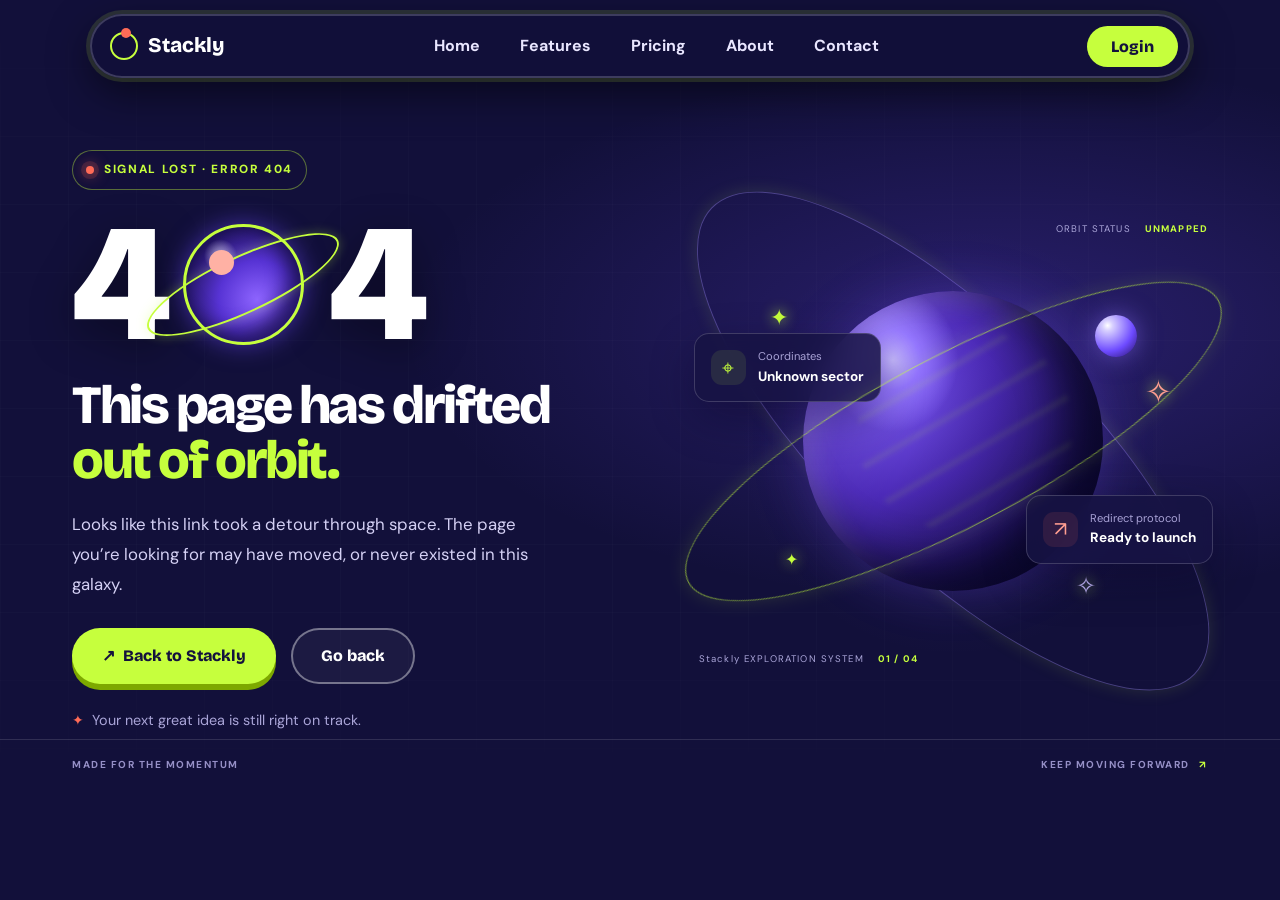
<file: dashboardError.html>
<!DOCTYPE html>
<html lang="en">
<head>
  <meta charset="UTF-8">
  <meta name="viewport" content="width=device-width, initial-scale=1.0">
  <meta name="theme-color" content="#12103a">

  <title>404 — Lost in Orbit | Stackly</title>

  <link rel="preconnect" href="https://fonts.googleapis.com">
  <link href="https://fonts.googleapis.com/css2?family=Bricolage+Grotesque:wght@600;700;800&family=DM+Sans:wght@400;500;700&display=swap" rel="stylesheet">

  <link rel="stylesheet" href="css/base.css">
  <link rel="stylesheet" href="css/404.css">
</head>

<body class="pg-404">

<div id="bar"></div>
<div id="glow"></div>

<header class="nav">
  <a class="brand" href="index.html">
    <i class="orbit"><b></b></i>Stackly
  </a>

  <nav class="links" id="links">
    <a href="index.html">Home</a>
    <a href="features.html">Features</a>
    <a href="pricing.html">Pricing</a>
    <a href="about.html">About</a>
    <a href="contact.html">Contact</a>
    <span class="blob"></span>
  </nav>

  <div class="navr">
    <button class="btn lime sm" data-login>Login</button>
    <button class="burger" id="burger" aria-label="Open menu">
      <span></span><span></span><span></span>
    </button>
  </div>
</header>

<div class="veil" id="veil"></div>

<aside class="drawer" id="drawer">
  <button class="x" id="dx" aria-label="Close menu">&times;</button>
  <a href="index.html">Home</a>
  <a href="features.html">Features</a>
  <a href="pricing.html">Pricing</a>
  <a href="about.html">About</a>
  <a href="contact.html">Contact</a>
  <button class="btn lime" data-login>Login</button>
</aside>

<main>

  <!-- 404 HERO -->
  <section class="error-hero">

    <div class="error-photo"></div>
    <div class="error-overlay"></div>
    <div class="error-grid"></div>

    <div class="wrap error-layout">

      <div class="error-copy" data-a="left">

        <span class="error-tag">
          <i></i> SIGNAL LOST · ERROR 404
        </span>

        <div class="error-number">
          4<span class="zero"><b></b></span>4
        </div>

        <h1>
          This page has drifted<br>
          <em>out of orbit.</em>
        </h1>

        <p class="error-desc">
          Looks like this link took a detour through space.
          The page you’re looking for may have moved, or
          never existed in this galaxy.
        </p>

        <div class="error-actions">
          <a class="btn lime" href="index.html">
            ↗ &nbsp;Back to Stackly
          </a>

          <button class="btn secondary" id="backButton">
            Go back
          </button>
        </div>

        <p class="footnote">
          ✦ &nbsp;Your next great idea is still right on track.
        </p>

      </div>

      <!-- ANIMATED SPACE ILLUSTRATION -->
      <div class="space-art" aria-label="Decorative floating planet">

        <div class="space-label top-label">
          ORBIT STATUS <b>UNMAPPED</b>
        </div>

        <div class="ring ring-a"></div>
        <div class="ring ring-b"></div>

        <div class="planet"><span></span></div>
        <div class="moon"></div>

        <i class="star s1">✦</i>
        <i class="star s2">✧</i>
        <i class="star s3">✦</i>
        <i class="star s4">✧</i>

        <div class="float-card coord">
          <span>⌖</span>
          <div>
            <small>Coordinates</small>
            <b>Unknown sector</b>
          </div>
        </div>

        <div class="float-card ping">
          <span>↗</span>
          <div>
            <small>Redirect protocol</small>
            <b>Ready to launch</b>
          </div>
        </div>

        <div class="space-label bottom-label">
          Stackly EXPLORATION SYSTEM <b>01 / 04</b>
        </div>

      </div>

    </div>

    <div class="hero-line">
      <span>MADE FOR THE MOMENTUM</span>
      <span>KEEP MOVING FORWARD <b>↗</b></span>
    </div>

  </section>

  
</main>

<script src="js/base.js"></script>
<script src="js/dashboardError.js"></script>

</body>
</html>
</file>
<file: css/base.css>
:root{--bg:#12103a;--v:#6d4aff;--vd:#4a2fd6;--lime:#c6ff3d;--coral:#ff6b57;--ink:#14123d;--card:#fff;--ct:#14123d;--bd:3px solid var(--ink)}
*{box-sizing:border-box;margin:0;padding:0}html{scroll-behavior:smooth}
body{background:var(--bg);color:#fff;font:400 1rem/1.65 'DM Sans',sans-serif;overflow-x:hidden}
img{max-width:100%;display:block}a{color:inherit;text-decoration:none}
h1,h2,h3,h4,.brand,.btn{font-family:'Bricolage Grotesque',sans-serif}
:focus-visible{outline:3px solid var(--lime);outline-offset:3px}
#bar{position:fixed;top:0;left:0;height:4px;width:0;background:linear-gradient(90deg,var(--coral),var(--lime));z-index:200}
#glow{position:fixed;width:340px;height:340px;border-radius:50%;pointer-events:none;background:radial-gradient(#6d4aff55,transparent 65%);transform:translate(-50%,-50%);z-index:1;left:-400px;top:-400px}
.wrap{max-width:1180px;margin:auto;padding:0 22px}
.nav{position:fixed;top:14px;left:50%;transform:translateX(-50%);width:min(1100px,94vw);display:flex;align-items:center;justify-content:space-between;padding:8px 10px 8px 18px;background:#12103acc;backdrop-filter:blur(14px);border:2px solid #ffffff30;border-radius:60px;z-index:100;box-shadow:0 0 0 4px #c6ff3d22,0 14px 40px #0008;animation:drop .9s cubic-bezier(.2,1.3,.4,1) both}
@keyframes drop{from{transform:translate(-50%,-140%)}}
.brand{display:flex;align-items:center;gap:10px;font-weight:800;font-size:1.3rem}
.orbit{width:28px;height:28px;border:2px solid var(--lime);border-radius:50%;position:relative;animation:spin 6s linear infinite;display:block}
.orbit b{position:absolute;top:-6px;left:9px;width:10px;height:10px;border-radius:50%;background:var(--coral)}
@keyframes spin{to{transform:rotate(360deg)}}
.links{position:relative;display:flex;gap:4px}
.links a{position:relative;z-index:2;padding:9px 18px;border-radius:40px;font-weight:700;color:#e9e6ff;transition:color .3s}
.links a:hover,.links a.on{color:var(--ink)}
.blob{position:absolute;z-index:1;top:0;left:0;height:100%;width:0;background:var(--lime);border-radius:40px;transition:all .45s cubic-bezier(.3,1.5,.5,1);box-shadow:0 0 22px #c6ff3d88}
.navr{display:flex;gap:10px;align-items:center}
.burger{display:none;width:44px;height:44px;border-radius:50%;border:2px solid #ffffff40;background:none;cursor:pointer;flex-direction:column;gap:5px;align-items:center;justify-content:center}
.burger span{width:20px;height:2px;background:#fff;transition:.3s}
.drawer{position:fixed;top:0;right:0;height:100vh;height:100dvh;width:50vw;min-width:250px;background:linear-gradient(170deg,#4a2fd6,#12103a);z-index:150;padding:80px 26px 30px;display:flex;flex-direction:column;gap:6px;transform:translateX(105%);transition:transform .55s cubic-bezier(.7,0,.2,1);border-left:3px solid var(--lime)}
.drawer.open{transform:none}
.drawer a{padding:14px 10px;font:700 1.25rem 'Bricolage Grotesque';border-bottom:1px dashed #ffffff40;opacity:0;transform:translateX(30px);transition:.4s}
.drawer.open a{opacity:1;transform:none;transition-delay:calc(var(--i)*.07s + .25s)}
.drawer a.on{color:var(--lime)}.drawer .btn{margin-top:auto}
.x{position:absolute;top:16px;right:16px;width:42px;height:42px;border-radius:50%;border:2px solid currentColor;background:none;color:inherit;font-size:1.6rem;line-height:1;cursor:pointer;transition:transform .4s}
.x:hover{transform:rotate(90deg)}
.veil{position:fixed;inset:0;background:#000a;opacity:0;pointer-events:none;transition:.4s;z-index:140}.veil.show{opacity:1;pointer-events:auto}
@media(max-width:900px){.links{display:none}.burger{display:flex}.nav{padding-left:14px}}
@media(min-width:901px){.drawer,.veil{display:none}}
.btn{display:inline-block;padding:13px 28px;border-radius:50px;font-weight:800;border:2px solid transparent;cursor:pointer;font-size:1rem;position:relative;overflow:hidden;transition:transform .3s,box-shadow .3s}
.btn:hover{transform:translateY(-3px) scale(1.04)}
.btn::after{content:"";position:absolute;top:0;left:-80%;width:50%;height:100%;background:#fff6;transform:skewX(-25deg);transition:left .6s}.btn:hover::after{left:140%}
.lime{background:var(--lime);color:var(--ink);box-shadow:0 6px 0 #7da800}.violet{background:var(--v);color:#fff;box-shadow:0 6px 0 var(--vd)}
.ghost{border-color:#fff;color:#fff}.sm{padding:9px 22px;box-shadow:none}.full{width:100%}
.sec{padding:96px 0;color:var(--ink);position:relative;overflow:hidden}
.s-cream{background:#fff8ec}.s-lilac{background:#e6e0ff}.s-mint{background:#d6fbe9}.s-sun{background:#ffec9e}.s-sky{background:#d2ecff}.s-violet{background:linear-gradient(135deg,#5b3bf0,#8a5cff);color:#fff}
.head{text-align:center;max-width:680px;margin:0 auto 48px}
h1{font-size:clamp(2.3rem,5.5vw,4.2rem);line-height:1.05;font-weight:800;margin:14px 0}
h2{font-size:clamp(1.8rem,3.8vw,2.8rem);line-height:1.12;font-weight:800;margin-bottom:12px}
h3{font-size:1.25rem;margin-bottom:6px}.sec p{max-width:62ch}.head p,.center p{margin:auto}
.center{text-align:center;max-width:760px;margin:auto}.hero2{padding:150px 0 90px}
.pill{display:inline-block;padding:6px 16px;border-radius:30px;background:#ffffff26;font-weight:700;font-size:.9rem}.pill.dk{background:var(--ink);color:var(--lime)}
.row{display:flex;gap:14px;flex-wrap:wrap;margin:26px 0 12px}
.split{display:grid;grid-template-columns:1fr 1fr;gap:56px;align-items:center}
.grid{display:grid;gap:24px}.g3{grid-template-columns:repeat(3,1fr)}.g4{grid-template-columns:repeat(4,1fr)}
@media(max-width:900px){.split{grid-template-columns:1fr;gap:34px}.g3{grid-template-columns:1fr 1fr}.g4{grid-template-columns:1fr 1fr}}
@media(max-width:600px){.g3,.g4{grid-template-columns:1fr}.sec{padding:70px 0}}
.card{background:var(--card);color:var(--ct);border:var(--bd);border-radius:20px;padding:28px;transition:transform .25s ease,box-shadow .3s;transform-style:preserve-3d}
.ic{display:grid;place-items:center;width:54px;height:54px;border-radius:16px;background:var(--lime);color:var(--ink);font-size:1.5rem;margin-bottom:14px}
.frame{border-radius:24px;overflow:hidden;border:4px solid var(--ink);box-shadow:12px 12px 0 var(--v)}
.frame img,.split>div>img{width:100%;height:100%;object-fit:cover;min-height:280px;background:#c9c2f5}
.split>div>img{border-radius:24px;border:4px solid var(--ink);box-shadow:12px 12px 0 var(--coral)}
.stats{display:grid;grid-template-columns:1fr 1fr;gap:18px;margin-top:26px}.stats.wide{grid-template-columns:repeat(4,1fr);text-align:center}
@media(max-width:700px){.stats.wide{grid-template-columns:1fr 1fr}}
.stats div{background:var(--ink);color:#fff;padding:22px;border-radius:18px}.stats b{display:block;font:800 2.4rem 'Bricolage Grotesque';color:var(--lime)}
.ticks{list-style:none;margin-top:18px}.ticks li{padding:10px 0 10px 38px;position:relative;font-weight:700}.ticks li::before{content:"\2713";position:absolute;left:0;width:26px;height:26px;border-radius:50%;background:var(--ink);color:var(--lime);display:grid;place-items:center;font-size:.85rem}
.tbl{overflow-x:auto;background:#fff;border:3px solid var(--ink);border-radius:18px}table{width:100%;border-collapse:collapse;min-width:480px}th,td{padding:16px 20px;text-align:left;border-bottom:1px solid #d6d1f3}th{background:var(--ink);color:#fff}
.faq{max-width:760px;margin:auto}.faq details{background:#fff;border:3px solid var(--ink);border-radius:16px;margin-bottom:14px;padding:4px 20px;transition:.3s}
.faq summary{padding:16px 0;font-weight:700;cursor:pointer;list-style:none;display:flex;justify-content:space-between}.faq summary::after{content:"+";font-size:1.5rem;transition:transform .35s}.faq details[open] summary::after{transform:rotate(135deg)}
.faq details[open]{background:#f4f1ff;box-shadow:6px 6px 0 var(--v)}.faq p{padding-bottom:18px;animation:fd .5s}@keyframes fd{from{opacity:0;transform:translateY(-8px)}}
.marq{overflow:hidden;margin-top:24px;mask:linear-gradient(90deg,transparent,#000 12%,#000 88%,transparent)}
.mt{display:flex;gap:56px;width:max-content;animation:mq 26s linear infinite}.mt span{font:800 1.6rem 'Bricolage Grotesque';color:#6f67b0;white-space:nowrap}@keyframes mq{to{transform:translateX(-50%)}}
.lead{text-align:center;font-weight:700;margin:auto}
.cta{padding:80px 0}.ctab{text-align:center;padding:60px 24px;border-radius:32px;border:3px dashed #ffffff90;position:relative}.ctab p{margin:0 auto 26px}
.msg{margin-top:12px;font-weight:700}
.foot{background:#0b0a26;padding:64px 0 24px;position:relative;z-index:2}.fgrid{display:grid;grid-template-columns:1.6fr 1fr 1fr 1fr;gap:30px}

.modal{position:fixed;inset:0;background:#0009;backdrop-filter:blur(6px);display:grid;place-items:center;z-index:300;opacity:0;pointer-events:none;transition:.35s;padding:16px}.modal.show{opacity:1;pointer-events:auto}
.mbox{position:relative;background:#fff8ec;color:var(--ink);border-radius:28px;padding:38px 30px 30px;width:min(440px,100%);border:4px solid var(--ink);box-shadow:10px 10px 0 var(--lime);transform:scale(.7) rotate(-4deg);transition:.5s cubic-bezier(.3,1.6,.5,1)}.modal.show .mbox{transform:none}
.mbox p{margin-bottom:16px}.roles{display:grid;grid-template-columns:1fr 1fr;gap:12px;margin-bottom:18px}
.role{padding:14px 8px;border-radius:16px;border:3px solid var(--ink);background:#fff;color:var(--ink);cursor:pointer;font:800 1rem 'Bricolage Grotesque';transition:.3s;display:flex;flex-direction:column;align-items:center}
.role small{font:500 .78rem 'DM Sans'}.role b{font-size:1.3rem}.role.on{background:var(--v);color:#fff;transform:translateY(-4px);box-shadow:0 6px 0 var(--ink)}
.mbox label,.cform label{display:block;font-weight:700;margin-bottom:12px}
input,textarea{display:block;width:100%;margin-top:6px;padding:12px 14px;border-radius:12px;border:3px solid var(--ink);background:#fff;color:var(--ink);font:inherit}
input:focus,textarea:focus{outline:none;border-color:var(--v);box-shadow:0 0 0 4px #6d4aff40}
[data-a]{opacity:0;transition:opacity .8s,transform .9s cubic-bezier(.2,.9,.3,1.2);transition-delay:var(--d,0s)}
[data-a=up]{transform:translateY(50px)}[data-a=left]{transform:translateX(-70px)}[data-a=right]{transform:translateX(70px)}[data-a=zoom]{transform:scale(.8)}[data-a=flip]{transform:perspective(700px) rotateY(-80deg)}
[data-a].in{opacity:1;transform:none}
@media(prefers-reduced-motion:reduce){*{animation:none!important;transition:none!important}[data-a]{opacity:1;transform:none}}


/* ==============================
   STACKLY BRAND LOGO
============================== */
.brand {
  display: inline-flex;
  align-items: center;
  justify-content: flex-start;
  flex-shrink: 0;
  text-decoration: none;
  line-height: 0;
  max-width: 100%;
}

.brand-logo {
  display: block;
  width: 190px;
  height: 58px;
  object-fit: contain;
  object-position: left center;
  transition: transform 0.3s ease, filter 0.3s ease;
}

/* Subtle premium hover effect */
.brand:hover .brand-logo {
  transform: scale(1.04);
  filter: drop-shadow(0 0 8px rgba(163, 255, 26, 0.22));
}

/* Tablet */
@media (max-width: 768px) {
  .brand-logo {
    width: 165px;
    height: 50px;
  }
}

/* Mobile */
@media (max-width: 480px) {
  .brand-logo {
    width: 140px;
    height: 44px;
  }
}


/* ===== MOBILE SIDEBAR CONTACT INFO ===== */
.drawer-contact {
  margin-top: 28px;
  padding-top: 22px;
  border-top: 1px solid rgba(207, 202, 245, 0.2);
}

.drawer-contact h4 {
  margin: 0 0 16px;
  color: var(--lime);
  font-size: 1rem;
}

.drawer-contact > a {
  display: flex;
  align-items: center;
  gap: 12px;
  margin: 12px 0;
  color: #cfcaf5;
  font-size: 0.9rem;
  text-decoration: none;
  overflow-wrap: anywhere;
}

.drawer-contact > a i {
  width: 18px;
  flex-shrink: 0;
  color: var(--lime);
}

.drawer-socials {
  display: flex;
  align-items: center;
  gap: 12px;
  margin-top: 20px;
}

.drawer-socials a {
  display: flex;
  align-items: center;
  justify-content: center;
  width: 35px;
  height: 35px;
  border: 1px solid rgba(207, 202, 245, 0.4);
  border-radius: 50%;
  color: #cfcaf5;
  text-decoration: none;
  transition: 0.25s ease;
}

.drawer-socials a:hover {
  color: var(--lime);
  border-color: var(--lime);
}

/* Allow sidebar scrolling on small screens */
.drawer {
  overflow-y: auto;
  box-sizing: border-box;
}

/* ====================================== footer ====================================== */

@media (max-width: 800px) {


  .fgrid {
    grid-template-columns: 1fr;
    /* text-align: center; */
  }

  /* .foot{
    text-align: center;
  } */
}

.foot a:not(.brand) {
  display: block;
  color: #cfcaf5;
  padding: 4px 0;
  transition: color 0.3s, transform 0.3s;
}

.foot a:hover {
  color: var(--lime);
}

/* Keep social icons in one horizontal row */
.foot .foot-socials {
  display: flex;
  align-items: center;
  gap: 12px;
}

.foot .foot-socials a {
  display: inline-flex;
  align-items: center;
  justify-content: center;
  padding: 0;
  flex-shrink: 0;
}

.foot .foot-socials a:hover {
  transform: translateY(-3px);
}

.foot h4 {
  color: var(--lime);
  margin-bottom: 10px;
}

.foot p {
  color: #cfcaf5;
  margin-top: 10px;
}

.copy {
  text-align: center;
  margin-top: 40px;
  font-size: 0.9rem;
}


/* ===== FOOTER ENHANCEMENTS ===== */

.foot h4{
  color: var(--lime);
}
.foot-brand > p {
  max-width: 290px;
  line-height: 1.8;
  margin: 18px 0;
}

.foot-socials {
  display: flex;
  align-items: center;
  gap: 12px;
  margin-top: 20px;
}

.foot-socials a {
  width: 38px;
  height: 38px;
  display: inline-flex;
  align-items: center;
  justify-content: center;
  border: 1px solid currentColor;
  border-radius: 50%;
  text-decoration: none;
  transition: background 0.25s ease, color 0.25s ease,
              transform 0.25s ease;
}

.foot-socials a:hover {
  background: var(--accent, #e3b95b);
  color: #101828;
  transform: translateY(-3px);
}

.foot-links h4 {
  margin-bottom: 18px;
}

.foot-links > a {
  display: flex;
  align-items: center;
  gap: 9px;
  width: fit-content;
  margin-bottom: 12px;
  text-decoration: none;
  transition: color 0.25s ease, transform 0.25s ease;
}

.foot-links > a:hover {
  color: var(--accent, #e3b95b);
  transform: translateX(3px);
}

.foot-bottom {
  margin-top: 40px;
  border-top: 1px solid rgba(128, 128, 128, 0.3);
}

.foot-bottom-inner {
  display: flex;
  align-items: center;
  justify-content: space-between;
  gap: 20px;
  padding-top: 20px;
  padding-bottom: 20px;
}

.foot-bottom .copy {
  margin: 0;
}

.foot-legal {
  display: flex;
  align-items: center;
  flex-wrap: wrap;
  gap: 22px;
}

.foot-legal a {
  text-decoration: none;
  transition: color 0.25s ease;
}

.foot-legal a:hover {
  color: var(--accent, #e3b95b);
}

/* Responsive */
@media (max-width: 768px) {
  .foot-bottom-inner {
    flex-direction: column;
    align-items: flex-start;
    gap: 14px;
  }

  .foot-legal {
    gap: 16px;
  }
}

@media (max-width: 480px) {
  .foot-socials a {
    width: 35px;
    height: 35px;
  }

  .foot-legal {
    gap: 12px;
  }
}

/* ===== FOOTER NEWSLETTER ===== */
.foot-newsletter {
  margin-top: 24px;
  max-width: 300px;
}

.foot-newsletter h5 {
  font-size: 15px;
  font-weight: 700;
  margin: 0 0 8px;
}

.foot-newsletter > p {
  font-size: 13px;
  line-height: 1.6;
  margin: 0 0 12px;
  opacity: 0.75;
}

.foot-newsletter-form {
  display: flex;
  align-items: center;
  gap: 6px;
  padding: 5px;
  border: 1px solid rgba(128, 128, 128, 0.45);
  border-radius: 8px;
  background: rgba(128, 128, 128, 0.06);
}

.foot-newsletter-form input {
  width: 100%;
  min-width: 0;
  padding: 9px 7px;
  border: none;
  outline: none;
  background: transparent;
  color: inherit;
  font: inherit;
  font-size: 12px;
}

.foot-newsletter-form input::placeholder {
  color: inherit;
  opacity: 0.6;
}

.foot-newsletter-form button {
  flex-shrink: 0;
  width: 34px;
  height: 34px;
  display: flex;
  align-items: center;
  justify-content: center;
  border: none;
  border-radius: 6px;
  background: var(--accent, #66e35b);
  color: #101828;
  cursor: pointer;
  transition: transform 0.2s ease;
}

.foot-newsletter-form button:hover {
  transform: translateX(2px);
}

.foot-newsletter .newsletter-message {
  margin: 8px 0 0;
  font-size: 12px;
}


/* ===== FIX MOBILE SIDEBAR LAYOUT ===== */
@media (max-width: 800px) {
  .drawer {
    position: fixed;
    top: 0;
    right: 0;
    bottom: 0;
    width: min(50vw, 320px);
    height: 100vh;
    height: 100dvh;
    box-sizing: border-box;
    overflow-x: hidden;
    overflow-y: auto;
    padding: 80px 20px 25px;
    z-index: 1001;
  }

  .drawer > a {
    display: block;
    width: 100%;
    box-sizing: border-box;
  }

  .drawer > [data-login] {
    display: block;
    width: 100%;
    margin-top: 28px;
  }

  .drawer-contact {
    position: static;
    width: 100%;
    box-sizing: border-box;
    margin-top: 20px;
    padding-top: 16px;
  }

  .drawer-contact > a {
    display: flex;
    align-items: center;
    gap: 9px;
    width: 100%;
    box-sizing: border-box;
    overflow-wrap: anywhere;
  }

  .drawer-socials {
    display: flex;
    flex-wrap: wrap;
    gap: 10px;
  }

  .drawer-socials a {
    flex-shrink: 0;
  }
}

@media (max-width: 400px) {
  .drawer {
    width: 75vw;
    padding-right: 16px;
    padding-left: 16px;
  }
}
</file>
<file: css/404.css>
/* ==========================================================
   ORBITLY — PREMIUM 404 ERROR PAGE
   Uses existing css/base.css
   ========================================================== */

.pg-404 {
  background: #12103a;
  color: #fff;
}

.pg-404 .error-hero {
  position: relative;
  isolation: isolate;
  min-height: 740px;
  padding: 150px 0 58px;
  overflow: hidden;
  background: #12103a;
  color: #fff;
}

.pg-404 .error-photo {
  position: absolute;
  z-index: -4;
  inset: 0;
  background: url("https://images.unsplash.com/photo-1462331940025-496dfbfc7564?auto=format&fit=crop&w=2200&q=85") center/cover;
  opacity: .36;
  animation: photoDrift 24s ease-in-out infinite alternate;
}

.pg-404 .error-overlay {
  position: absolute;
  z-index: -3;
  inset: 0;
  background:
    radial-gradient(ellipse at 78% 42%, #6d4aff42, transparent 42%),
    linear-gradient(90deg, #12103a 0%, #12103af2 32%, #12103a9c 70%, #12103ae8 100%),
    linear-gradient(0deg, #12103a, transparent 35%);
}

.pg-404 .error-grid {
  position: absolute;
  z-index: -2;
  inset: 0;
  opacity: .12;
  background-image:
    linear-gradient(#fff2 1px, transparent 1px),
    linear-gradient(90deg, #fff2 1px, transparent 1px);
  background-size: 68px 68px;
  mask-image: linear-gradient(transparent, #000 22%, #000 80%, transparent);
  pointer-events: none;
}

@keyframes photoDrift {
  to {
    transform: scale(1.12) translate(-1%, 1%);
  }
}

.pg-404 .error-layout {
  display: grid;
  grid-template-columns: 1.05fr .95fr;
  align-items: center;
  gap: clamp(25px, 5vw, 70px);
  position: relative;
  z-index: 2;
}

.pg-404 .error-copy {
  max-width: 610px;
}

.pg-404 .error-tag {
  display: inline-flex;
  align-items: center;
  gap: 10px;
  padding: 9px 13px;
  border: 1px solid #c6ff3d65;
  border-radius: 50px;
  background: #12103a9c;
  color: var(--lime);
  font-size: .74rem;
  font-weight: 800;
  letter-spacing: .14em;
}

.pg-404 .error-tag i {
  width: 8px;
  height: 8px;
  border-radius: 50%;
  background: var(--coral);
  box-shadow: 0 0 0 5px #ff6b5725, 0 0 15px var(--coral);
  animation: pulse 1.8s infinite;
}

@keyframes pulse {
  50% {
    box-shadow: 0 0 0 9px #ff6b5708, 0 0 22px var(--coral);
  }
}

.pg-404 .error-number {
  display: flex;
  align-items: center;
  gap: clamp(7px, 1.4vw, 18px);
  margin: 20px 0 0;
  font: 800 clamp(6.5rem, 13vw, 11rem)/.9 'Bricolage Grotesque', sans-serif;
  letter-spacing: -.09em;
  text-shadow: 0 12px 45px #0006;
}

.pg-404 .zero {
  position: relative;
  display: inline-grid;
  place-items: center;
  width: .73em;
  height: .73em;
  margin: 0 .04em;
  border: 3px solid var(--lime);
  border-radius: 50%;
  background:
    radial-gradient(circle at 30% 25%, #fff8 0 2%, transparent 14%),
    radial-gradient(circle at 62% 63%, #8e65ff, #5733d4 38%, #20135d 74%);
  box-shadow: 0 0 25px #6d4aff88, inset -12px -9px 20px #0a082caa;
  animation: planetSpin 12s linear infinite;
}

.pg-404 .zero:before {
  content: "";
  position: absolute;
  width: 1.24em;
  height: .32em;
  border: 2px solid var(--lime);
  border-radius: 50%;
  transform: rotate(-25deg);
  box-shadow: 0 0 12px #c6ff3d45;
}

.pg-404 .zero b {
  position: absolute;
  width: 22%;
  height: 22%;
  border-radius: 50%;
  background: #ffb1a4;
  top: 20%;
  left: 20%;
}

@keyframes planetSpin {
  to {
    transform: rotate(360deg);
  }
}

.pg-404 .error-copy h1 {
  font-size: clamp(2.25rem, 4.2vw, 4.1rem);
  line-height: 1.02;
  letter-spacing: -.045em;
  margin: 20px 0;
}

.pg-404 .error-copy h1 em {
  color: var(--lime);
  font-style: normal;
}

.pg-404 .error-desc {
  max-width: 480px;
  color: #d5d1f5;
  font-size: 1.05rem;
  line-height: 1.8;
}

.pg-404 .error-actions {
  display: flex;
  flex-wrap: wrap;
  gap: 15px;
  margin-top: 28px;
}

.pg-404 .error-actions .btn {
  display: inline-flex;
  align-items: center;
  justify-content: center;
  min-height: 52px;
}

.pg-404 .secondary {
  background: #ffffff0b;
  border-color: #ffffff65;
  color: #fff;
  box-shadow: none;
}

.pg-404 .secondary:hover {
  background: #ffffff18;
}

.pg-404 .footnote {
  margin-top: 25px;
  color: #aaa5d8;
  font-size: .9rem;
}

.pg-404 .footnote:first-letter {
  color: var(--coral);
}

/* SPACE ILLUSTRATION */

.pg-404 .space-art {
  min-height: 470px;
  position: relative;
  display: grid;
  place-items: center;
  isolation: isolate;
}

.pg-404 .space-art:before {
  content: "";
  position: absolute;
  width: 85%;
  aspect-ratio: 1;
  background: radial-gradient(circle, #6d4aff35, #6d4aff0c 45%, transparent 70%);
  z-index: -1;
  animation: halo 5s ease-in-out infinite alternate;
}

@keyframes halo {
  to {
    transform: scale(1.12);
    opacity: .6;
  }
}

.pg-404 .planet {
  position: relative;
  width: clamp(190px, 25vw, 300px);
  aspect-ratio: 1;
  border-radius: 50%;
  overflow: visible;
  background:
    radial-gradient(ellipse at 30% 23%, #c5b7ff, #9273ff 9%, transparent 22%),
    radial-gradient(ellipse at 28% 35%, #7453e8, #4c2ab8 36%, #21145e 72%, #100b36);
  box-shadow:
    inset -32px -22px 44px #090625cc,
    inset 14px 12px 25px #ffffff20,
    0 0 50px #7a54ff40;
  animation: float 6s ease-in-out infinite;
}

.pg-404 .planet:before {
  content: "";
  position: absolute;
  inset: 13% 10% 20% 18%;
  border-radius: 50%;
  background: repeating-linear-gradient(
    165deg,
    transparent 0 18px,
    #c6ff3d17 19px 24px,
    transparent 25px 42px
  );
  filter: blur(2px);
  transform: rotate(-15deg);
}

.pg-404 .planet:after {
  content: "";
  position: absolute;
  inset: 0;
  border-radius: 50%;
  background: linear-gradient(120deg, #ffffff18, transparent 42%, #05032155 80%);
}

.pg-404 .ring {
  position: absolute;
  width: 118%;
  height: 36%;
  border: 1.5px solid #c6ff3d9c;
  border-radius: 50%;
  transform: rotate(-28deg);
  box-shadow: 0 0 18px #c6ff3d20;
}

.pg-404 .ring-a {
  z-index: 1;
}

.pg-404 .ring-b {
  width: 132%;
  height: 52%;
  border-color: #a997ff5c;
  transform: rotate(44deg);
}

.pg-404 .moon {
  position: absolute;
  width: 42px;
  height: 42px;
  right: 14%;
  top: 23%;
  border-radius: 50%;
  background: radial-gradient(circle at 30% 25%, #fff, #d8d0ff 12%, #6d4aff 60%, #24105f);
  box-shadow: 0 0 25px #8e72ff88;
  animation: moonFloat 7s ease-in-out infinite;
}

@keyframes float {
  50% {
    transform: translateY(-12px) rotate(2deg);
  }
}

@keyframes moonFloat {
  50% {
    transform: translate(-12px, 14px);
  }
}

.pg-404 .star {
  position: absolute;
  color: var(--lime);
  font-style: normal;
  text-shadow: 0 0 14px var(--lime);
  animation: twinkle 2.4s ease-in-out infinite alternate;
}

.pg-404 .s1 {
  top: 20%;
  left: 14%;
  font-size: 1.4rem;
}

.pg-404 .s2 {
  top: 34%;
  right: 7%;
  font-size: 2rem;
  color: #ff9e91;
  animation-delay: .6s;
}

.pg-404 .s3 {
  bottom: 22%;
  left: 17%;
  font-size: 1rem;
  animation-delay: 1s;
}

.pg-404 .s4 {
  bottom: 15%;
  right: 22%;
  font-size: 1.5rem;
  color: #c7baff;
  animation-delay: .3s;
}

@keyframes twinkle {
  to {
    opacity: .35;
    transform: scale(.75) rotate(25deg);
  }
}

.pg-404 .space-label {
  position: absolute;
  display: flex;
  gap: 14px;
  align-items: center;
  font-size: .6rem;
  letter-spacing: .12em;
  color: #aaa5d8;
}

.pg-404 .space-label b {
  color: var(--lime);
  font-size: .6rem;
}

.pg-404 .top-label {
  top: 3%;
  right: 0;
}

.pg-404 .bottom-label {
  bottom: 2%;
  left: 0;
}

.pg-404 .float-card {
  position: absolute;
  display: flex;
  align-items: center;
  gap: 12px;
  padding: 13px 16px;
  border: 1px solid #ffffff2c;
  border-radius: 15px;
  background: #171344d9;
  backdrop-filter: blur(14px);
  box-shadow: 0 16px 45px #05031d55;
  animation: float 5s ease-in-out infinite;
}

.pg-404 .float-card > span {
  display: grid;
  place-items: center;
  width: 35px;
  height: 35px;
  border-radius: 11px;
  background: #c6ff3d18;
  color: var(--lime);
  font-size: 1.3rem;
}

.pg-404 .float-card small {
  display: block;
  color: #a8a2d5;
  font-size: .7rem;
}

.pg-404 .float-card b {
  display: block;
  color: #fff;
  font-size: .85rem;
}

.pg-404 .float-card.ping > span {
  color: #ff9e91;
  background: #ff6b571c;
}

.pg-404 .coord {
  left: -1%;
  top: 27%;
}

.pg-404 .ping {
  right: -1%;
  bottom: 24%;
  animation-delay: -2s;
}

.pg-404 .hero-line {
  position: absolute;
  left: 0;
  right: 0;
  bottom: 0;
  display: flex;
  justify-content: space-between;
  gap: 20px;
  padding: 17px max(22px, calc((100vw - 1136px) / 2));
  border-top: 1px solid #ffffff20;
  color: #9690c7;
  font-size: .63rem;
  font-weight: 700;
  letter-spacing: .15em;
}

.pg-404 .hero-line b {
  color: var(--lime);
  margin-left: 6px;
}

/* DESTINATION CARDS */

.pg-404 .error-destinations {
  background: #f8f5ff;
  padding: 82px 0 94px;
  color: var(--ink);
}

.pg-404 .dest-head {
  text-align: center;
  margin-bottom: 34px;
}

.pg-404 .dest-head h2 {
  margin: 18px 0 10px;
}

.pg-404 .dest-head h2 em {
  font-style: normal;
  color: var(--v);
}

.pg-404 .dest-head p {
  color: #625d82;
  margin: auto;
}

.pg-404 .dest-grid {
  display: grid;
  grid-template-columns: repeat(3, 1fr);
  gap: 18px;
}

.pg-404 .dest-card {
  display: flex;
  align-items: center;
  gap: 14px;
  min-width: 0;
  padding: 22px 18px;
  border: 3px solid var(--ink);
  border-radius: 20px;
  background: #fff;
  color: var(--ink);
  box-shadow: 6px 6px 0 #d8d0ff;
  transition: transform .25s, box-shadow .25s, border-color .25s;
}

.pg-404 .dest-card:hover {
  transform: translateY(-6px);
  box-shadow: 8px 10px 0 var(--lime);
  border-color: var(--v);
}

.pg-404 .dest-icon {
  display: grid;
  place-items: center;
  flex: 0 0 46px;
  height: 46px;
  border-radius: 14px;
  background: var(--lime);
  font-size: 1.4rem;
}

.pg-404 .dest-card > span:nth-child(2) {
  flex: 1;
  min-width: 0;
}

.pg-404 .dest-card b {
  display: block;
  font: 800 1.05rem 'Bricolage Grotesque';
}

.pg-404 .dest-card small {
  display: block;
  color: #686382;
  line-height: 1.45;
  margin-top: 3px;
}

.pg-404 .dest-card strong {
  color: var(--v);
  font-size: 1.25rem;
  transition: transform .25s;
}

.pg-404 .dest-card:hover strong {
  transform: translate(3px, -3px);
}

.pg-404 .foot {
  position: relative;
  z-index: 2;
}

/* TABLET */

@media (max-width: 980px) {
  .pg-404 .error-layout {
    gap: 22px;
  }

  .pg-404 .space-art {
    min-height: 410px;
  }

  .pg-404 .float-card {
    padding: 10px 12px;
  }

  .pg-404 .coord {
    left: -4%;
  }

  .pg-404 .ping {
    right: -3%;
  }
}

/* MOBILE */

@media (max-width: 760px) {
  .pg-404 .error-hero {
    padding: 125px 0 70px;
  }

  .pg-404 .error-layout {
    grid-template-columns: 1fr;
  }

  .pg-404 .error-copy {
    text-align: center;
    max-width: 650px;
    margin: auto;
  }

  .pg-404 .error-number,
  .pg-404 .error-actions {
    justify-content: center;
  }

  .pg-404 .error-desc {
    margin: auto;
  }

  .pg-404 .footnote {
    text-align: center;
  }

  .pg-404 .space-art {
    width: min(100%, 510px);
    min-height: 390px;
    margin: 5px auto 0;
  }

  .pg-404 .planet {
    width: clamp(190px, 48vw, 260px);
  }

  .pg-404 .top-label {
    right: 4%;
  }

  .pg-404 .bottom-label {
    left: 4%;
  }

  .pg-404 .dest-grid {
    grid-template-columns: 1fr;
    max-width: 520px;
    margin: auto;
  }

  .pg-404 .hero-line {
    font-size: .55rem;
    letter-spacing: .1em;
  }
}

/* SMALL MOBILE */

@media (max-width: 480px) {
  .pg-404 .error-hero {
    padding-top: 112px;
  }

  .pg-404 .error-number {
    font-size: clamp(6rem, 27vw, 8rem);
  }

  .pg-404 .error-copy h1 {
    font-size: 2.3rem;
  }

  .pg-404 .error-desc {
    font-size: .96rem;
  }

  .pg-404 .error-actions {
    flex-direction: column;
    align-items: stretch;
    padding: 0 10px;
  }

  .pg-404 .space-art {
    min-height: 330px;
  }

  .pg-404 .float-card {
    gap: 8px;
    padding: 9px;
  }

  .pg-404 .float-card b {
    font-size: .72rem;
  }

  .pg-404 .float-card small {
    font-size: .62rem;
  }

  .pg-404 .float-card > span {
    width: 30px;
    height: 30px;
  }

  .pg-404 .coord {
    left: -2%;
    top: 24%;
  }

  .pg-404 .ping {
    right: -2%;
    bottom: 19%;
  }

  .pg-404 .hero-line {
    padding: 13px 16px;
  }

  .pg-404 .hero-line span:first-child {
    display: none;
  }

  .pg-404 .hero-line span:last-child {
    margin: auto;
  }

  .pg-404 .error-destinations {
    padding: 64px 0;
  }
}

/* REDUCED MOTION ACCESSIBILITY */

@media (prefers-reduced-motion: reduce) {
  .pg-404 .error-photo,
  .pg-404 .error-tag i,
  .pg-404 .zero,
  .pg-404 .space-art:before,
  .pg-404 .planet,
  .pg-404 .moon,
  .pg-404 .star,
  .pg-404 .float-card {
    animation: none !important;
  }
}
</file>
